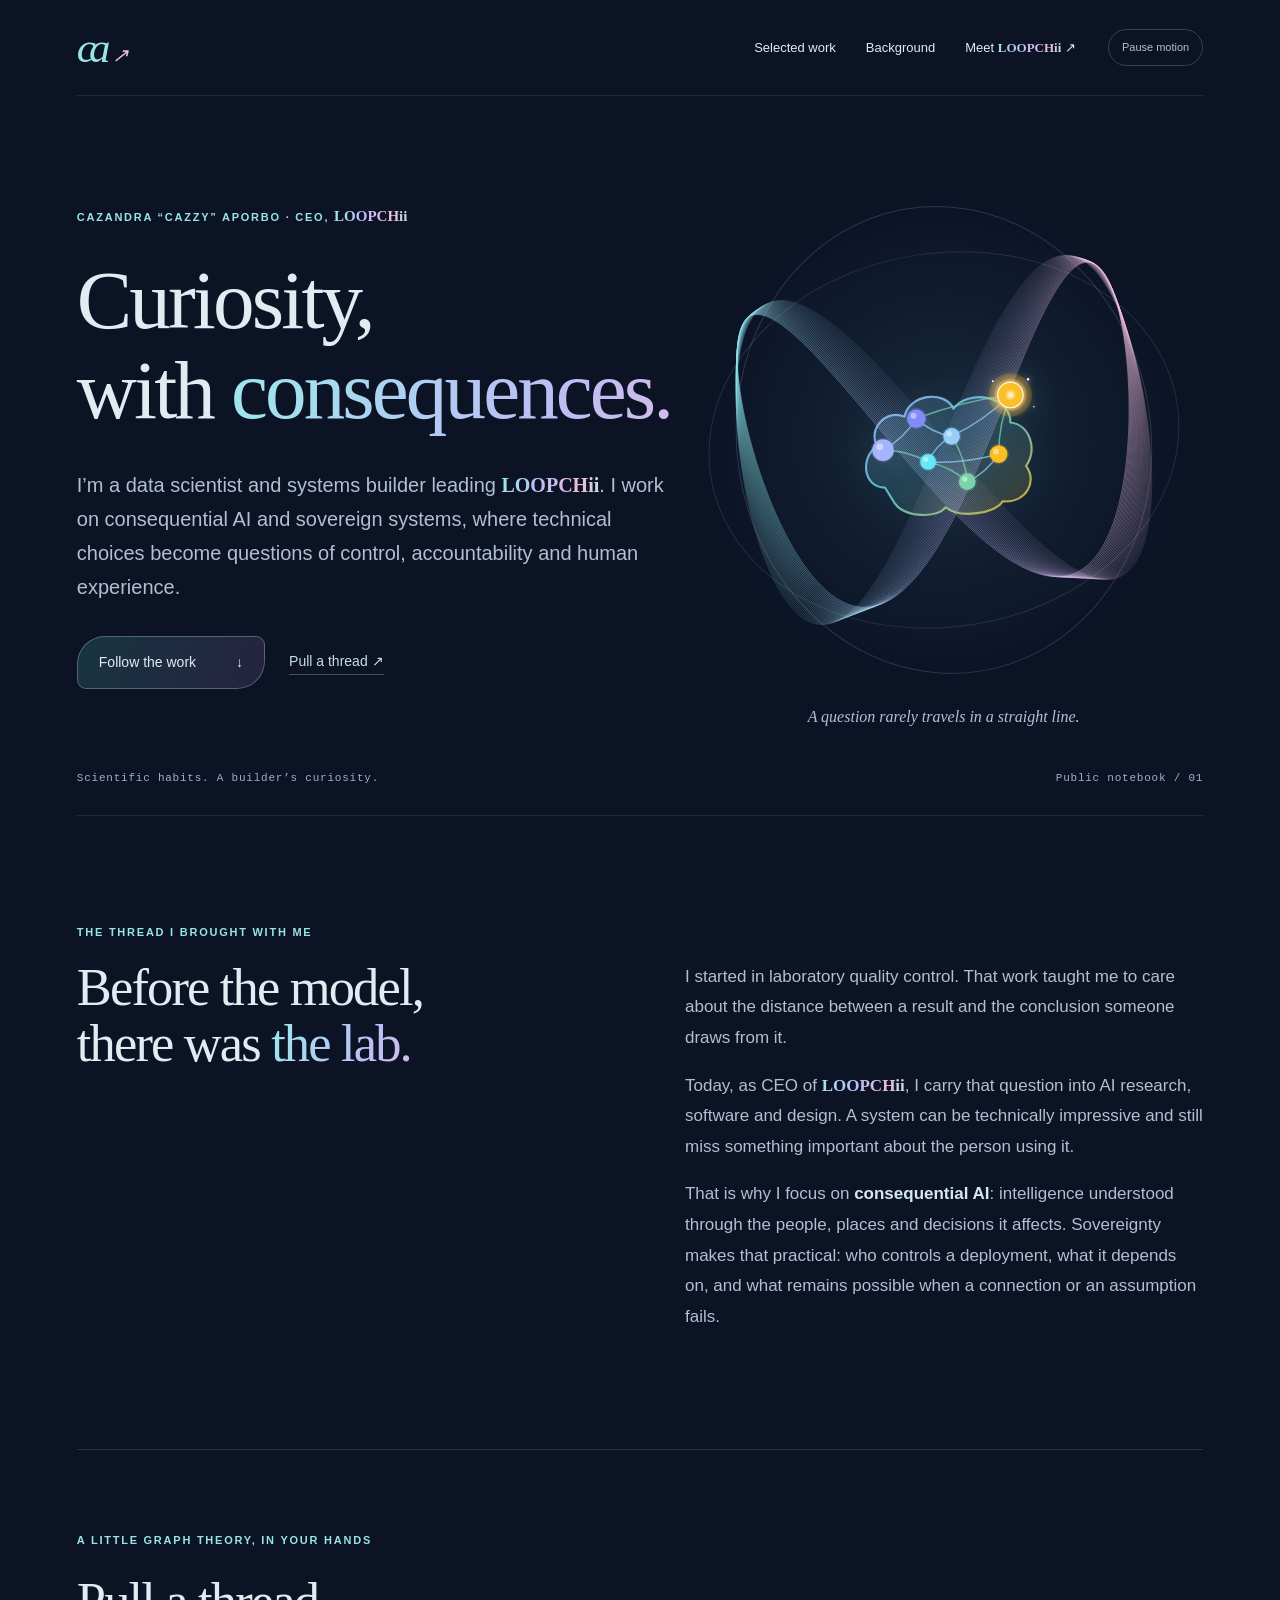
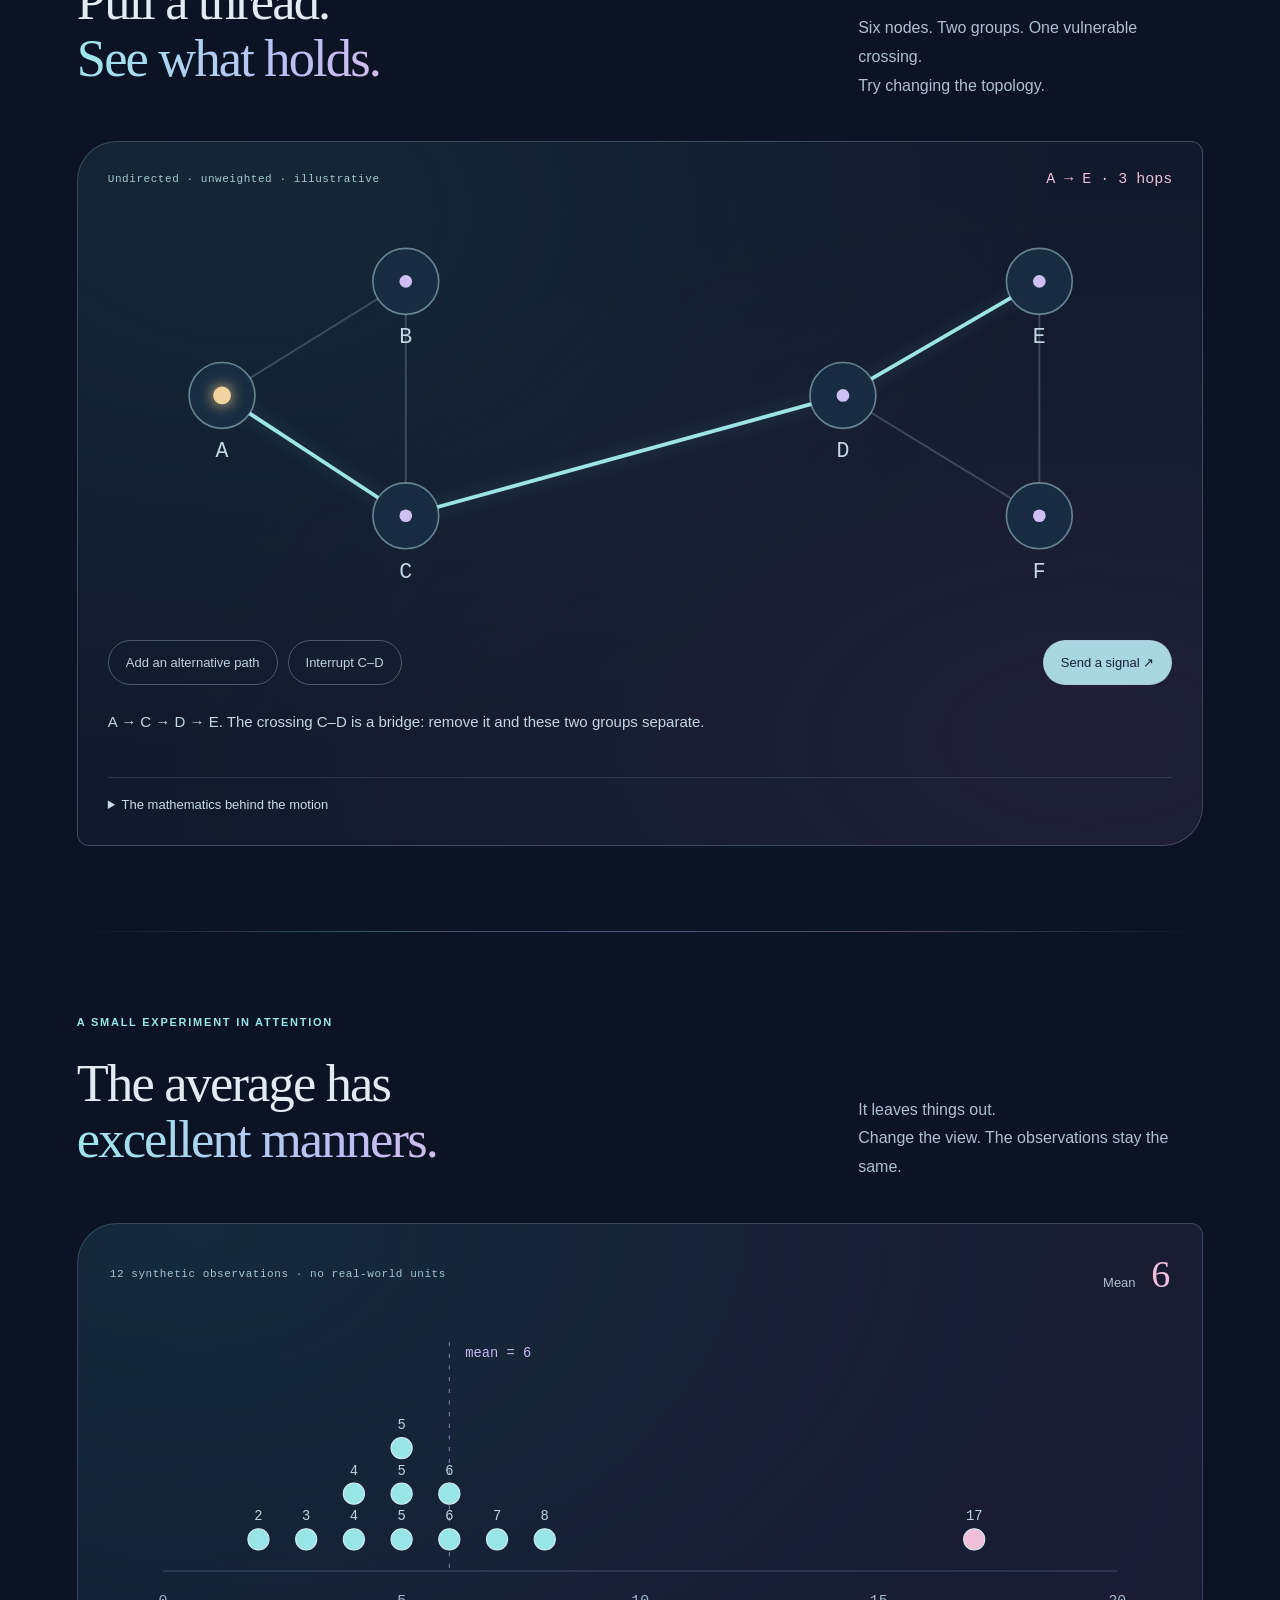
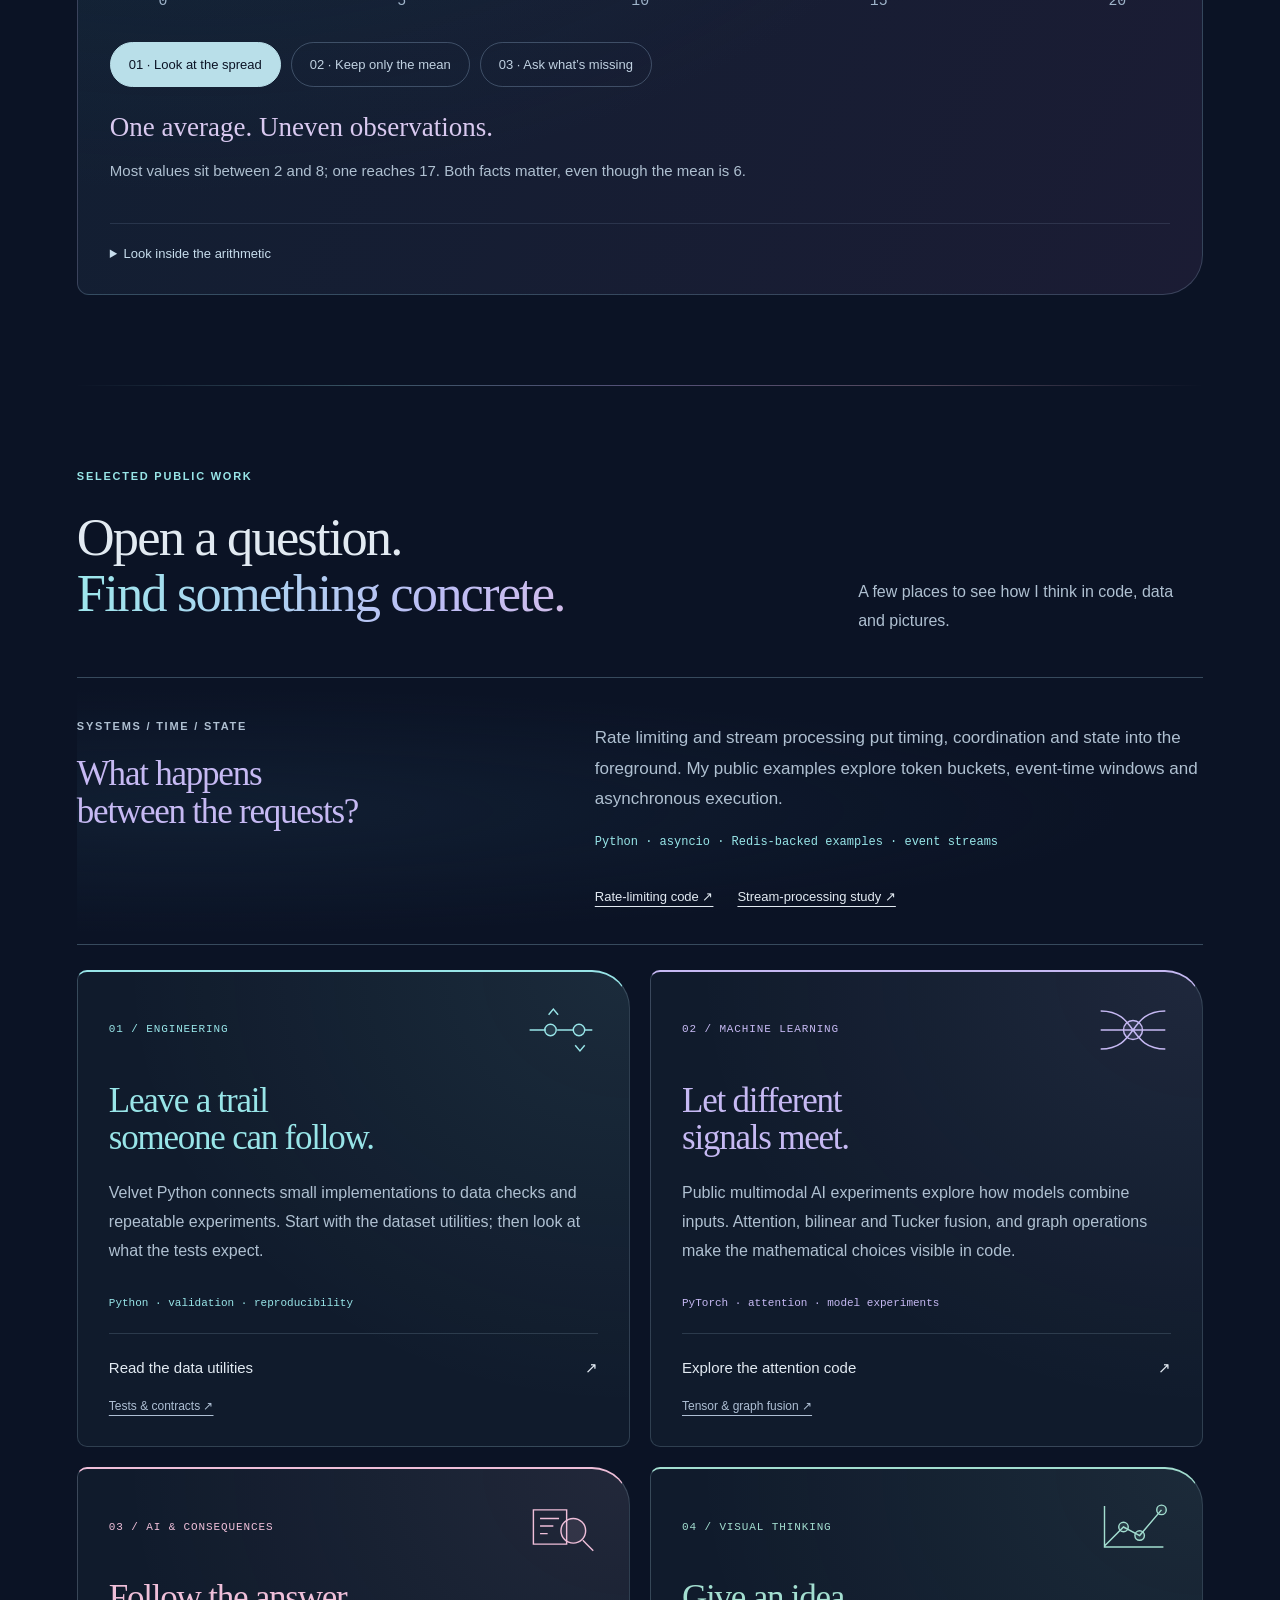
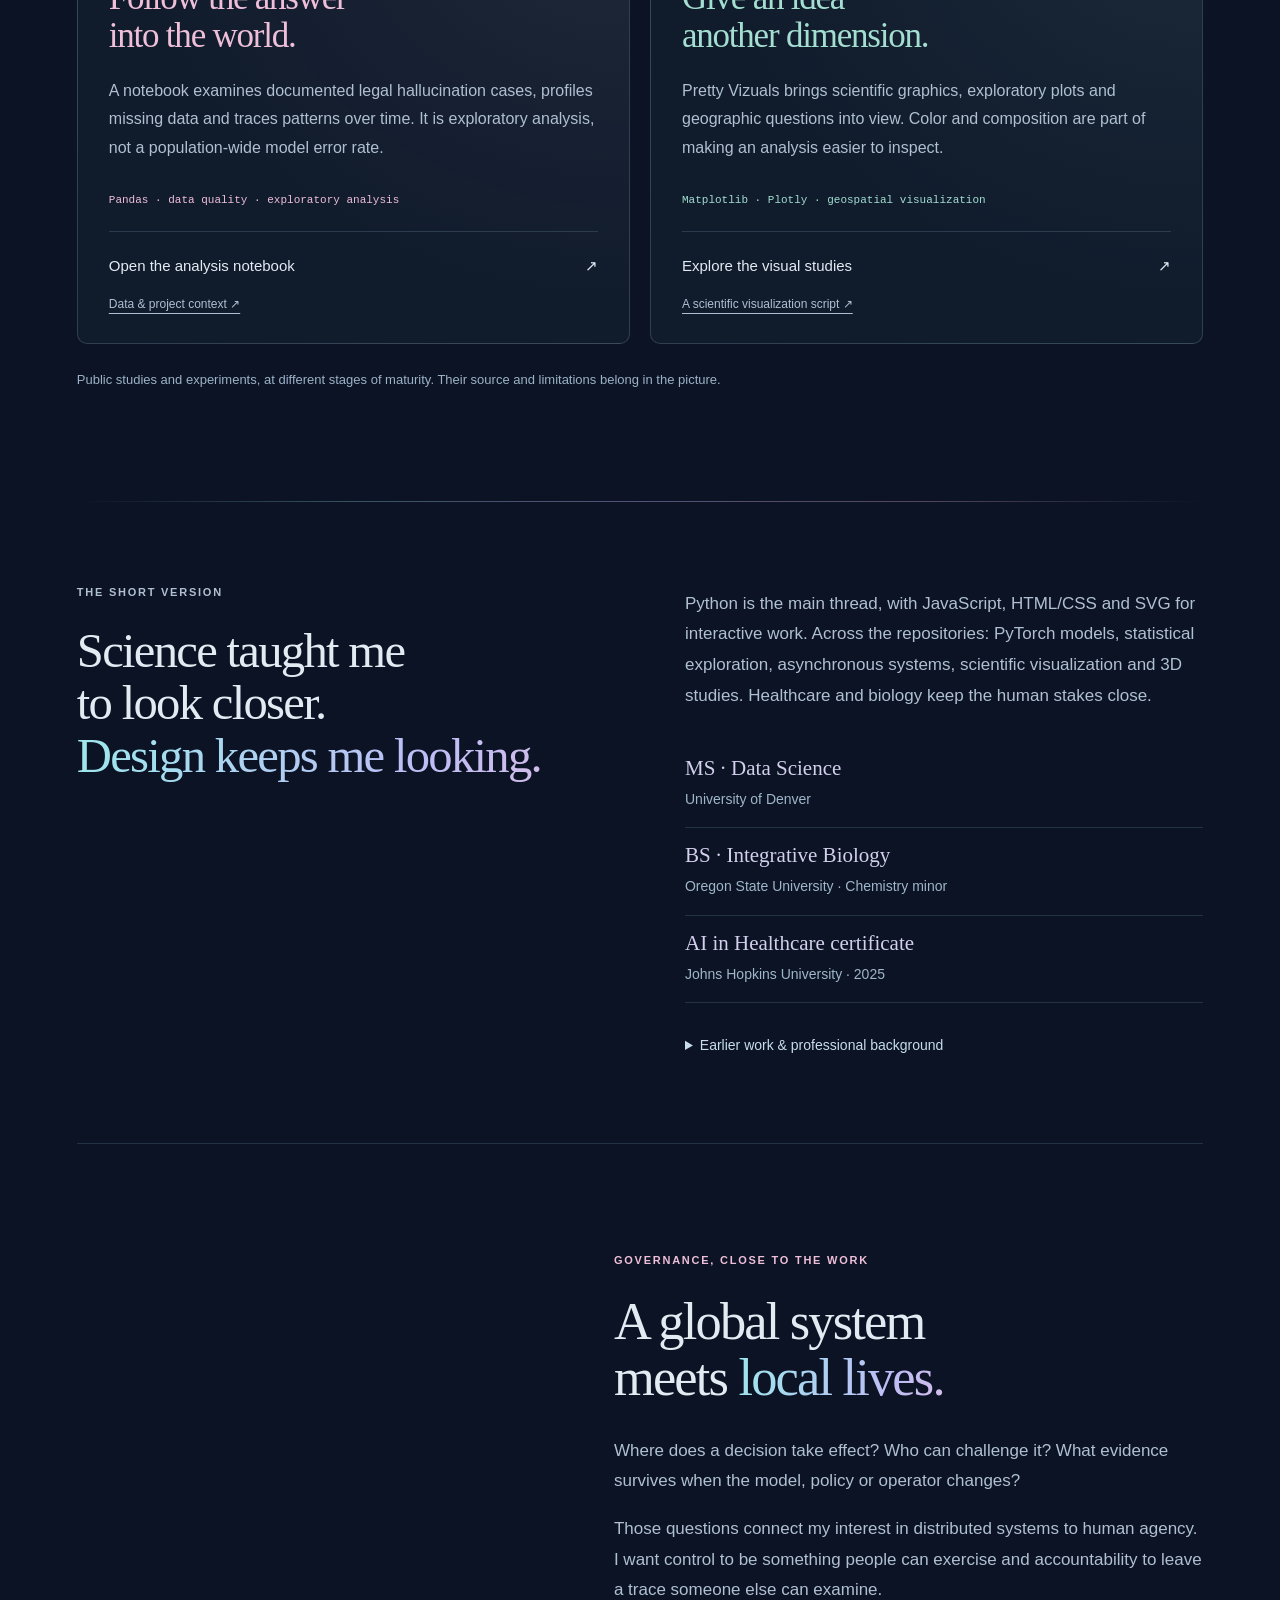
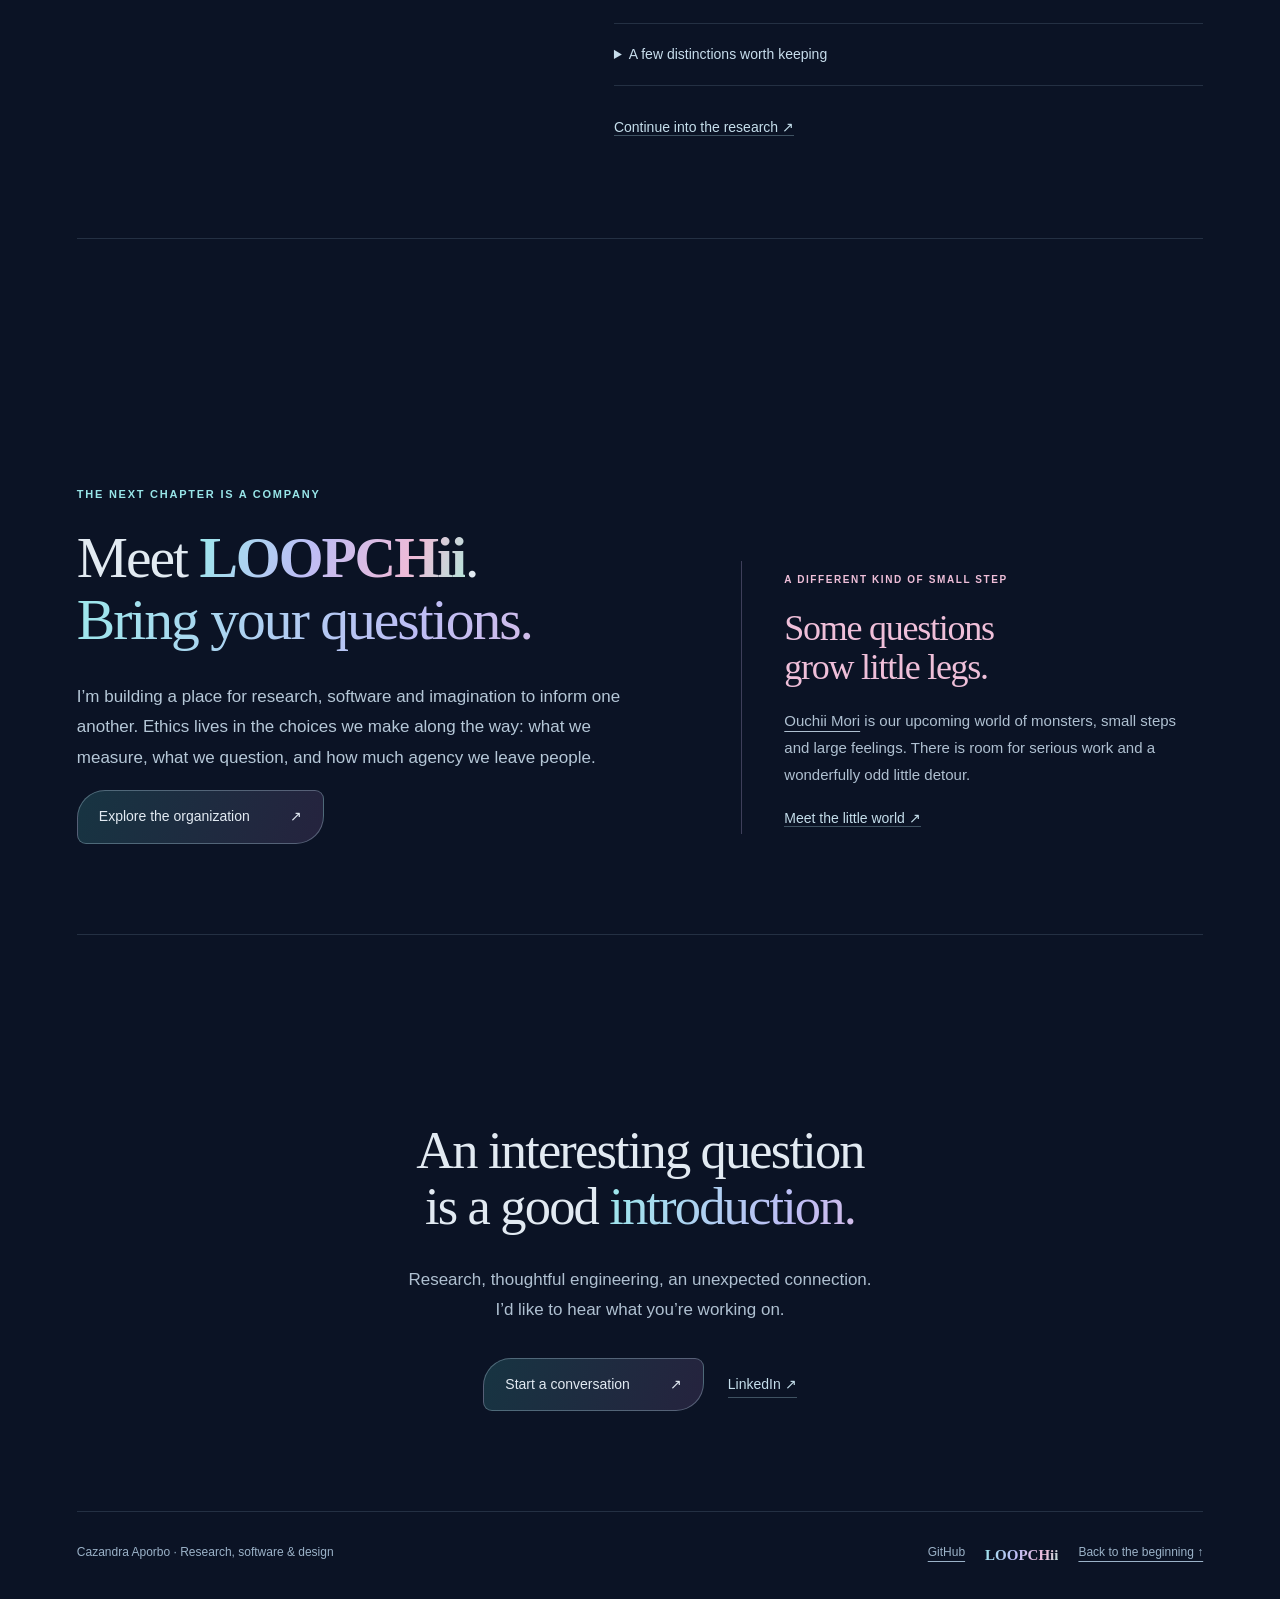
<file: docs/index.html>
<!doctype html>
<html lang="en">
<head>
<meta charset="utf-8"><meta name="viewport" content="width=device-width,initial-scale=1">
<title>Cazandra Aporbo · CEO, LOOPCHii | Sovereign AI, systems &amp; design</title>
<meta name="description" content="Cazandra Aporbo, CEO of LOOPCHii. Public work in data science, distributed systems and AI research, with interactive studies in graphs, governance and design.">
<link rel="canonical" href="https://cazzy-aporbo.github.io/Cazzy-Aporbo/">
<link rel="icon" href="assets/loopchii-cloud-icon-v7.svg" type="image/svg+xml"><link rel="icon" href="assets/favicon.png" type="image/png" sizes="96x96">
<meta name="theme-color" content="#0b1325">
<meta property="og:type" content="website"><meta property="og:title" content="Cazandra Aporbo · Curiosity, with consequences."><meta property="og:description" content="CEO, LOOPCHii. Selected work in research, software and design—and the questions that keep me building."><meta property="og:url" content="https://cazzy-aporbo.github.io/Cazzy-Aporbo/"><meta property="og:image" content="https://cazzy-aporbo.github.io/Cazzy-Aporbo/assets/cloud-river.png"><meta property="og:image:width" content="1983"><meta property="og:image:height" content="793"><meta property="og:image:alt" content="LOOPCHii cloud artwork in a luminous garden of cyan, lilac and rose.">
<meta name="twitter:card" content="summary_large_image"><meta name="twitter:title" content="Cazandra Aporbo · CEO, LOOPCHii"><meta name="twitter:description" content="Research, software and design. Explore the work and the questions behind it."><meta name="twitter:image" content="https://cazzy-aporbo.github.io/Cazzy-Aporbo/assets/cloud-river.png"><meta name="twitter:image:alt" content="LOOPCHii cloud artwork and luminous botanical forms.">
<meta name="referrer" content="strict-origin-when-cross-origin">
<meta http-equiv="Content-Security-Policy" content="default-src 'none'; img-src 'self'; style-src 'self'; script-src 'self'; base-uri 'none'; form-action 'none'; connect-src 'none'">
<link rel="stylesheet" href="styles.css"><script src="app.js" defer></script><script type="module" src="network.js"></script>
</head>
<body>
<a class="skip" href="#main">Skip to content</a>
<header class="wrap masthead"><a class="signature" href="#main" aria-label="Cazandra Aporbo, home">ca<span aria-hidden="true">↗</span></a><nav aria-label="Main"><a href="#work">Selected work</a><a href="#background">Background</a><a href="https://github.com/loopchii">Meet <span class="wordmark">LOOPCHii</span> ↗</a></nav><button class="motion" id="motion" hidden aria-pressed="false">Pause motion</button></header>
<main id="main">
<section class="hero wrap">
<div class="hero-copy"><p class="eyebrow">Cazandra “Cazzy” Aporbo · CEO, <span class="wordmark">LOOPCHii</span></p><h1>Curiosity,<br>with <em>consequences.</em></h1><p class="intro">I’m a data scientist and systems builder leading <span class="wordmark">LOOPCHii</span>. I work on consequential AI and sovereign systems, where technical choices become questions of control, accountability and human experience.</p><div class="actions"><a class="button" href="#work">Follow the work <span>↓</span></a><a class="quiet-link" href="#network">Pull a thread ↗</a></div></div>
<div class="hero-art" aria-hidden="true"><svg class="ribbon-field" viewBox="0 0 600 600"><defs><linearGradient id="ribbon-ink"><stop stop-color="#89e5e8"/><stop offset=".5" stop-color="#bdb2f5"/><stop offset="1" stop-color="#f0bcdc"/></linearGradient></defs><g class="ribbon-trails"></g><ellipse cx="300" cy="300" rx="245" ry="194" fill="none" stroke="#aacbdd25"/><ellipse cx="300" cy="300" rx="215" ry="243" fill="none" stroke="#ccb6ed30"/></svg><img class="hero-cloud" src="assets/loopchii-cloud-icon-v7.svg" width="200" height="200" alt=""><span class="art-note">A question rarely travels in a straight line.</span></div>
<div class="hero-foot"><span>Scientific habits. A builder’s curiosity.</span><span>Public notebook / 01</span></div>
</section>
<section class="origin wrap" aria-labelledby="origin-title"><p class="eyebrow">The thread I brought with me</p><div class="split"><h2 id="origin-title">Before the model,<br>there was <em>the lab.</em></h2><div><p>I started in laboratory quality control. That work taught me to care about the distance between a result and the conclusion someone draws from it.</p><p>Today, as CEO of <span class="wordmark">LOOPCHii</span>, I carry that question into AI research, software and design. A system can be technically impressive and still miss something important about the person using it.</p><p>That is why I focus on <strong>consequential AI</strong>: intelligence understood through the people, places and decisions it affects. Sovereignty makes that practical: who controls a deployment, what it depends on, and what remains possible when a connection or an assumption fails.</p></div></div></section>
<section class="network wrap" id="network" aria-labelledby="network-title">
<div class="section-heading"><div><p class="eyebrow">A little graph theory, in your hands</p><h2 id="network-title">Pull a thread.<br><em>See what holds.</em></h2></div><p>Six nodes. Two groups. One vulnerable crossing.<br>Try changing the topology.</p></div>
<div class="network-board"><div class="network-top"><span class="mono">Undirected · unweighted · illustrative</span><span id="network-state">A → E · 3 hops</span></div>
<svg id="network-svg" viewBox="0 0 840 340" role="img" aria-labelledby="network-desc"><title id="network-desc">A six-node graph with a path from A to E through C and D.</title><g id="graph-edges"></g><path id="graph-route" fill="none"/><g id="graph-nodes"></g><circle id="graph-packet" r="7" cx="90" cy="155"/></svg>
<div class="network-controls"><button id="alternate" aria-pressed="false" disabled>Add an alternative path</button><button id="interrupt" aria-pressed="false" disabled>Interrupt C–D</button><button id="send-signal" disabled>Send a signal ↗</button></div>
<p class="network-reading" id="network-reading" aria-live="polite">A → C → D → E. The crossing C–D is a bridge: remove it and these two groups separate.</p><details><summary>The mathematics behind the motion</summary><p>The route is calculated with breadth-first search on an unweighted graph. Adding B–F creates an alternative crossing. Removing C–D then leaves a path through B and F. This shows reachability, not latency, capacity, security or fault tolerance in a deployed system.</p><a href="https://github.com/Cazzy-Aporbo/Cazzy-Aporbo/blob/main/docs/network.js">Inspect the graph implementation ↗</a></details>
<noscript><p>A–B–C and D–E–F form two triangles joined by C–D. Without that bridge, A cannot reach E. JavaScript enables the experiment.</p></noscript></div></section>
<section class="experiment wrap" id="experiment" aria-labelledby="experiment-title">
<div class="section-heading"><div><p class="eyebrow">A small experiment in attention</p><h2 id="experiment-title">The average has<br><em>excellent manners.</em></h2></div><p>It leaves things out.<br>Change the view. The observations stay the same.</p></div>
<div class="instrument">
<div class="instrument-top"><span class="mono">12 synthetic observations · no real-world units</span><span class="mean-label">Mean <strong id="mean-value">6</strong></span></div>
<div class="chart-wrap"><svg id="sample-chart" viewBox="0 0 1000 300" role="img" aria-labelledby="chart-title chart-desc"><title id="chart-title">Twelve example values on a zero to twenty scale</title><desc id="chart-desc">The values are 2, 3, 4, 4, 5, 5, 5, 6, 6, 7, 8 and 17. Their mean is 6.</desc><g class="axis"><path d="M50 250H950"/><text x="50" y="282">0</text><text x="275" y="282">5</text><text x="500" y="282">10</text><text x="725" y="282">15</text><text x="950" y="282">20</text></g><path class="mean-line" d="M320 34V250"/><text class="mean-caption" x="335" y="48">mean = 6</text><g id="sample-points"></g></svg></div>
<div class="instrument-controls" role="group" aria-label="Choose a view"><button data-view="distribution" aria-pressed="true" disabled>01 · Look at the spread</button><button data-view="mean" aria-pressed="false" disabled>02 · Keep only the mean</button><button data-view="context" aria-pressed="false" disabled>03 · Ask what’s missing</button></div>
<div class="reading" aria-live="polite"><p id="reading-title">One average. Uneven observations.</p><p id="reading-copy">Most values sit between 2 and 8; one reaches 17. Both facts matter, even though the mean is 6.</p></div>
<noscript><p class="no-script">Values: 2, 3, 4, 4, 5, 5, 5, 6, 6, 7, 8, 17. Mean: 6. Enable JavaScript to rearrange the view.</p></noscript>
<details class="math"><summary>Look inside the arithmetic</summary><p><code>[2, 3, 4, 4, 5, 5, 5, 6, 6, 7, 8, 17]</code><br>72 ÷ 12 = 6. This is an illustration of information lost in aggregation, not a research finding or a model evaluation.</p><a href="https://github.com/Cazzy-Aporbo/Cazzy-Aporbo/blob/main/docs/app.js">Read this page’s interaction code ↗</a></details>
</div>
</section>
<section class="work wrap" id="work" aria-labelledby="work-title"><div class="section-heading"><div><p class="eyebrow">Selected public work</p><h2 id="work-title">Open a question.<br><em>Find something concrete.</em></h2></div><p>A few places to see how I think in code, data and pictures.</p></div>
<article class="systems-note"><div><p class="eyebrow">Systems / time / state</p><h3>What happens<br>between the requests?</h3></div><div><p>Rate limiting and stream processing put timing, coordination and state into the foreground. My public examples explore token buckets, event-time windows and asynchronous execution.</p><p class="skills">Python · asyncio · Redis-backed examples · event streams</p><div class="actions"><a href="https://github.com/Cazzy-Aporbo/Advanced_multi-modal-AI/blob/main/Advanced_/distributed-rate-limiter.py">Rate-limiting code ↗</a><a href="https://github.com/Cazzy-Aporbo/Advanced_multi-modal-AI/blob/main/Advanced_/stream-processing-engine.py">Stream-processing study ↗</a></div></div></article><div class="work-grid">
<article class="project cyan"><div class="project-top"><span>01 / ENGINEERING</span><svg viewBox="0 0 80 60" aria-hidden="true"><path d="M8 30h17m12 0h17m12 0h8"/><circle cx="30" cy="30" r="6"/><circle cx="60" cy="30" r="6"/><path d="m28 14 5-6 5 6m18 32 5 6 5-6"/></svg></div><h3>Leave a trail<br>someone can follow.</h3><p>Velvet Python connects small implementations to data checks and repeatable experiments. Start with the dataset utilities; then look at what the tests expect.</p><p class="skills">Python · validation · reproducibility</p><a class="project-link" href="https://github.com/Cazzy-Aporbo/velvet-python/blob/main/src/data_utils.py">Read the data utilities <span>↗</span></a><a class="secondary" href="https://github.com/Cazzy-Aporbo/velvet-python/tree/main/tests">Tests &amp; contracts ↗</a></article>
<article class="lilac project"><div class="project-top"><span>02 / MACHINE LEARNING</span><svg viewBox="0 0 80 60" aria-hidden="true"><path d="M6 10C45 10 35 50 74 50M6 50C45 50 35 10 74 10M6 30h68"/><circle cx="40" cy="30" r="10"/></svg></div><h3>Let different<br>signals meet.</h3><p>Public multimodal AI experiments explore how models combine inputs. Attention, bilinear and Tucker fusion, and graph operations make the mathematical choices visible in code.</p><p class="skills">PyTorch · attention · model experiments</p><a class="project-link" href="https://github.com/Cazzy-Aporbo/Advanced_multi-modal-AI/blob/main/core/attention_mechanisms.py">Explore the attention code <span>↗</span></a><a class="secondary" href="https://github.com/Cazzy-Aporbo/Advanced_multi-modal-AI/blob/main/fusion_strategies.py">Tensor &amp; graph fusion ↗</a></article>
<article class="rose project"><div class="project-top"><span>03 / AI &amp; CONSEQUENCES</span><svg viewBox="0 0 80 60" aria-hidden="true"><path d="M12 12h35v36H12zM19 21h20m-20 8h14m-14 8h8"/><circle cx="54" cy="34" r="13"/><path d="m64 44 11 11"/></svg></div><h3>Follow the answer<br>into the world.</h3><p>A notebook examines documented legal hallucination cases, profiles missing data and traces patterns over time. It is exploratory analysis, not a population-wide model error rate.</p><p class="skills">Pandas · data quality · exploratory analysis</p><a class="project-link" href="https://github.com/Cazzy-Aporbo/AI-hallucination-analysis/blob/main/ai_hallucinate.ipynb">Open the analysis notebook <span>↗</span></a><a class="secondary" href="https://github.com/Cazzy-Aporbo/AI-hallucination-analysis">Data &amp; project context ↗</a></article>
<article class="mint project"><div class="project-top"><span>04 / VISUAL THINKING</span><svg viewBox="0 0 80 60" aria-hidden="true"><path d="M10 8v43h62M10 50l20-20 17 9 23-27"/><circle cx="30" cy="30" r="5"/><circle cx="47" cy="39" r="5"/><circle cx="70" cy="12" r="5"/></svg></div><h3>Give an idea<br>another dimension.</h3><p>Pretty Vizuals brings scientific graphics, exploratory plots and geographic questions into view. Color and composition are part of making an analysis easier to inspect.</p><p class="skills">Matplotlib · Plotly · geospatial visualization</p><a class="project-link" href="https://github.com/Cazzy-Aporbo/pretty-vizuals">Explore the visual studies <span>↗</span></a><a class="secondary" href="https://github.com/Cazzy-Aporbo/pretty-vizuals/blob/master/advanced_periodic_visuals.py">A scientific visualization script ↗</a></article>
</div><p class="scope">Public studies and experiments, at different stages of maturity. Their source and limitations belong in the picture.</p></section>
<section class="background wrap" id="background"><div><p class="eyebrow">The short version</p><h2>Science taught me<br>to look closer.<br><em>Design keeps me looking.</em></h2></div><div><p>Python is the main thread, with JavaScript, HTML/CSS and SVG for interactive work. Across the repositories: PyTorch models, statistical exploration, asynchronous systems, scientific visualization and 3D studies. Healthcare and biology keep the human stakes close.</p><dl><div><dt>MS · Data Science</dt><dd>University of Denver</dd></div><div><dt>BS · Integrative Biology</dt><dd>Oregon State University · Chemistry minor</dd></div><div><dt>AI in Healthcare certificate</dt><dd>Johns Hopkins University · 2025</dd></div></dl><details><summary>Earlier work &amp; professional background</summary><p>My earlier work spans laboratory quality control and data science leadership. I now lead <span class="wordmark">LOOPCHii</span>, bringing those scientific habits into the company’s research, software and design.</p><a href="https://www.linkedin.com/in/cazandra-aporbo">Continue on LinkedIn ↗</a><p>Oscar Humberto Montemayor Award · Oregon State University · 2022.</p></details></div></section>
<section class="governance wrap" id="governance"><div class="governance-art"><img src="assets/cloud-garden.png" alt="" loading="lazy" width="1254" height="1254"></div><div><p class="eyebrow">Governance, close to the work</p><h2>A global system<br>meets <em>local lives.</em></h2><p>Where does a decision take effect? Who can challenge it? What evidence survives when the model, policy or operator changes?</p><p>Those questions connect my interest in distributed systems to human agency. I want control to be something people can exercise and accountability to leave a trace someone else can examine.</p><details><summary>A few distinctions worth keeping</summary><p>A voluntary risk framework, a legal obligation and an engineering control do different jobs. I keep jurisdiction, use case and the people affected in view before treating one as evidence for another.</p><p><a href="https://www.nist.gov/itl/ai-risk-management-framework">NIST AI RMF</a> offers a risk-management framework; the <a href="https://www.oecd.org/en/topics/sub-issues/ai-principles.html">OECD AI Principles</a> provide an international policy reference. These are starting points for inquiry, not certifications of this work.</p></details><a class="quiet-link" href="https://www.loopchii.com/governance/">Continue into the research ↗</a></div></section>
<section class="next wrap" id="loopchii"><img src="assets/cloud-river.png" alt="" width="1983" height="793" loading="lazy"><div class="next-copy"><p class="eyebrow">The next chapter is a company</p><h2>Meet <span class="wordmark">LOOPCHii</span>.<br><em>Bring your questions.</em></h2><p>I’m building a place for research, software and imagination to inform one another. Ethics lives in the choices we make along the way: what we measure, what we question, and how much agency we leave people.</p><a class="button" href="https://github.com/loopchii">Explore the organization <span>↗</span></a></div><div class="play-note"><p class="eyebrow">A different kind of small step</p><h3>Some questions<br>grow little legs.</h3><p><a href="https://www.loopchii.games/">Ouchii Mori</a> is our upcoming world of monsters, small steps and large feelings. There is room for serious work and a wonderfully odd little detour.</p><a class="quiet-link" href="https://www.loopchii.games/">Meet the little world ↗</a></div></section>
<section class="contact wrap"><img class="contact-river" src="assets/ideas-river.png" alt="" width="1983" height="793" loading="lazy"><h2>An interesting question<br>is a good <em>introduction.</em></h2><p>Research, thoughtful engineering, an unexpected connection.<br>I’d like to hear what you’re working on.</p><div class="actions"><a class="button" href="https://www.loopchii.com/contact/">Start a conversation <span>↗</span></a><a class="quiet-link" href="https://www.linkedin.com/in/cazandra-aporbo">LinkedIn ↗</a></div></section>
</main><footer class="wrap"><span>Cazandra Aporbo · Research, software &amp; design</span><nav aria-label="Footer"><a href="https://github.com/Cazzy-Aporbo">GitHub</a><a href="https://www.loopchii.com/" class="wordmark">LOOPCHii</a><a href="#main">Back to the beginning ↑</a></nav></footer>
</body></html>
</file>
<file: docs/styles.css>
:root{--bg:#0b1325;--fg:#e2eaf2;--muted:#afc0d1;--cyan:#98e5e8;--lilac:#c6b9f3;--rose:#efbfd9;--mint:#a3ded0;--holo:linear-gradient(110deg,#9ce8ec,#bdbdf5 42%,#efbbd8 78%,#b4e5da)}
*{box-sizing:border-box}html{scroll-behavior:smooth;scroll-padding-top:3rem}body{margin:0;background:var(--bg);color:var(--fg);font:17px/1.8 -apple-system,BlinkMacSystemFont,"Segoe UI",sans-serif}::selection{background:#bdbdf5;color:#0b1325}a{color:inherit;text-underline-offset:5px}button{font:inherit;cursor:pointer}button[hidden]{display:none}a:focus-visible,button:focus-visible,summary:focus-visible{outline:2px solid var(--cyan);outline-offset:6px}button:disabled{cursor:default}img{max-width:100%;height:auto}.wrap{width:min(1240px,88%);margin-inline:auto}.wordmark{font-family:Georgia,serif;font-weight:bold;white-space:nowrap;background:var(--holo);color:transparent;background-clip:text;-webkit-background-clip:text}.skip{position:absolute;z-index:20;top:-100px;left:20px;background:var(--cyan);color:#0b1325;padding:8px 20px}.skip:focus{top:10px}.masthead{display:flex;align-items:center;gap:32px;padding-block:23px;border-bottom:1px solid #a8c3dc22}.signature{font:italic 43px Georgia,serif;text-decoration:none;letter-spacing:-7px;color:var(--cyan);padding-right:12px}.signature span{font-size:20px;letter-spacing:0;color:var(--rose);margin-left:9px}.masthead nav{display:flex;gap:30px;font-size:13px;margin-left:auto}.masthead nav a{text-decoration:none}.motion{color:var(--muted);background:none;border:1px solid #8fa5c54d;border-radius:30px;padding:8px 13px;font-size:11px}.hero{position:relative;display:grid;grid-template-columns:1.3fr 1fr;align-items:center;min-height:720px;padding-top:55px}.hero-copy{z-index:1}.eyebrow{text-transform:uppercase;font-size:11px;letter-spacing:.16em;color:var(--cyan);font-weight:600}.eyebrow .wordmark{text-transform:none;font-size:15px;letter-spacing:0}h1,h2,h3{font-family:Georgia,"Times New Roman",serif;font-weight:400;line-height:1.08;letter-spacing:-.035em}h1{font-size:clamp(58px,6.5vw,94px);margin:26px 0 32px}h1 em,h2 em{font-style:normal;background:var(--holo);background-size:180% 100%;color:transparent;background-clip:text;-webkit-background-clip:text;animation:ink 22s ease-in-out infinite}h2{font-size:clamp(39px,4.1vw,60px);margin:22px 0 30px}h3{font-size:35px}.intro{max-width:600px;color:var(--muted);font-size:20px;line-height:1.7}.actions{display:flex;align-items:center;gap:24px;flex-wrap:wrap;margin-top:32px}.button{display:inline-flex;align-items:center;justify-content:space-between;gap:40px;border:1px solid #aecadc5c;border-radius:28px 9px 28px 9px;padding:13px 21px;text-decoration:none;background:linear-gradient(110deg,#173442,#25233e);font-size:14px;transition:transform .25s,border-color .25s}.button:hover{transform:translateY(-3px);border-color:var(--cyan)}.quiet-link{color:#c5deeb;text-decoration:none;border-bottom:1px solid #a7cfdb55;font-size:14px}.quiet-link:hover{color:var(--rose)}.hero-art{position:relative;aspect-ratio:1;width:118%;margin-left:-12%;isolation:isolate}.hero-art:before{content:"";position:absolute;inset:6%;border-radius:50%;background:radial-gradient(ellipse,#284b5d66,transparent 68%);z-index:-1}.ribbon-field{position:absolute;inset:0;width:100%;height:100%;transform:rotate(-9deg)}.ribbon-trails{transform-origin:300px 300px;animation:turn 45s linear infinite}.hero-cloud{position:absolute;top:50%;left:50%;width:34%;transform:translate(-50%,-50%);filter:drop-shadow(0 0 20px #a4d7ef35);animation:float 9s ease-in-out infinite}.art-note{position:absolute;bottom:0;left:0;right:0;text-align:center;font:italic 16px/1.6 Georgia,serif;color:#b5bfdc}.hero-foot{grid-column:1/-1;display:flex;justify-content:space-between;gap:16px;width:100%;padding:40px 0 28px;border-bottom:1px solid #a8c3dc22;font:11px/1.5 monospace;color:#98b3cb;letter-spacing:.07em}.origin{padding-block:96px 100px}.split,.background{display:grid;grid-template-columns:1fr 1fr;gap:90px}.split h2{margin-top:5px}.split p:first-child{margin-top:8px}.split p,.background p{color:var(--muted)}strong{color:#d5e8ee;font-weight:600}.section-heading{display:flex;align-items:end;justify-content:space-between;gap:50px;margin-bottom:25px}.section-heading>p{max-width:345px;color:var(--muted);font-size:16px}.experiment,.work,.background{border-top:1px solid;border-image:linear-gradient(90deg,transparent,#95d6e253,#c4aef366,#edbbd44f,transparent) 1;padding-top:70px}.experiment{padding-bottom:90px}.instrument{border:1px solid #a5c4de3b;border-radius:40px 12px 40px 12px;background:radial-gradient(ellipse at 10% 0,#1b45534a,transparent 60%),linear-gradient(115deg,#111f32,#1b1c34);padding:28px 32px}.instrument-top{display:flex;align-items:center;justify-content:space-between;gap:15px}.mono{font:11px/1.7 monospace;color:#a5c7d5;letter-spacing:.05em}.mean-label{color:var(--muted);font-size:13px;white-space:nowrap}.mean-label strong{font:38px Georgia,serif;color:var(--rose);margin-left:12px}.chart-wrap{margin-top:10px}.chart-wrap svg{display:block;width:100%;height:auto;overflow:visible}.axis path{stroke:#99b7cc50;fill:none}.axis text{fill:#a0b5cb;font:14px monospace;text-anchor:middle}.mean-line{stroke:var(--lilac);stroke-dasharray:4 7;opacity:.6}.mean-caption{fill:var(--lilac);font:13px monospace}.observation{fill:var(--cyan);stroke:#d2edf4;stroke-width:1;transition:cx 1s cubic-bezier(.2,.7,.2,1),cy 1s cubic-bezier(.2,.7,.2,1),fill .6s}.observation.outlier{fill:var(--rose)}.value-label{fill:#bed4e2;font:13px monospace;text-anchor:middle;transition:opacity .3s}.instrument-controls{display:flex;flex-wrap:wrap;gap:10px;margin-top:18px}.instrument-controls button{background:transparent;color:#c1d2e2;border:1px solid #839cba60;border-radius:24px;padding:10px 18px;font-size:13px}.instrument-controls button[aria-pressed=true]{color:#0b1325;background:#b9dfe9;border-color:#b9dfe9}.reading{min-height:136px;padding-block:22px 8px}.reading p:first-child{font:27px/1.4 Georgia,serif;color:#d9c9f0;margin:0 0 10px}.reading p:last-child{color:var(--muted);font-size:15px;max-width:850px;margin:0}.math{border-top:1px solid #91abc62a;padding-top:18px;font-size:13px;color:var(--muted)}summary{cursor:pointer;color:#c7ddec}details p{line-height:1.8}code{font-size:13px;overflow-wrap:anywhere}.work{padding-bottom:85px}.work-grid{display:grid;grid-template-columns:repeat(2,1fr);gap:20px}.project{--accent:var(--cyan);border:1px solid #a1bed338;border-top:2px solid var(--accent);border-radius:10px 38px 10px 10px;background:radial-gradient(ellipse at 100% 0,color-mix(in srgb,var(--accent) 8%,transparent),transparent 65%),#101b2c;padding:28px 31px;display:flex;flex-direction:column;position:relative;transition:transform .35s,border-color .35s}.lilac{--accent:var(--lilac)}.rose{--accent:var(--rose)}.mint{--accent:var(--mint)}.project:hover{transform:translateY(-4px);border-color:color-mix(in srgb,var(--accent) 70%,transparent)}.project-top{display:flex;align-items:center;justify-content:space-between;gap:20px;font:11px/1.5 monospace;color:var(--accent);letter-spacing:.08em}.project-top svg{width:76px;height:60px;stroke:var(--accent);stroke-width:1.5;fill:none}.project-top svg circle{fill:color-mix(in srgb,var(--accent) 10%,transparent)}.project h3{color:var(--accent);margin:22px 0}.project p{color:var(--muted);font-size:16px;margin:0 0 20px}.project .skills{font:11px/1.8 monospace;color:var(--accent);margin-top:auto;padding-top:8px}.project-link{display:flex;justify-content:space-between;gap:12px;font-size:15px;text-decoration:none;padding-top:20px;border-top:1px solid #a1bed330}.secondary{font-size:12px;color:#aebfd4;margin-top:15px;width:fit-content}.scope{font-size:13px;color:#9cb2c7;margin:24px 0}.background{padding-bottom:85px;align-items:start}.background h2{font-size:clamp(36px,3.8vw,54px)}.background dl{margin-block:30px}.background dl>div{padding:15px 0;border-bottom:1px solid #a1bed32b}.background dt{color:#d3cfed;font:21px Georgia,serif}.background dd{margin:6px 0 0;color:#9fb6c9;font-size:14px}.background details{font-size:14px}.next{position:relative;isolation:isolate;padding-block:235px 90px;display:grid;grid-template-columns:1.1fr .9fr;gap:100px;border-top:1px solid #a1bed32b}.next>img{position:absolute;z-index:-1;width:100%;top:0;left:0;opacity:.8;mask-image:radial-gradient(ellipse at 50% 45%,#000 25%,transparent 72%);transform:rotate(-4deg);animation:river 20s ease-in-out infinite}.next h2{font-size:clamp(43px,4.5vw,65px)}.next-copy>p:not(.eyebrow){color:#b5c7d7}.play-note{border-left:1px solid #ccb6ed44;padding-left:42px;align-self:end;margin-bottom:10px}.play-note h3{font-size:36px;color:var(--rose);margin-block:20px}.play-note p{color:var(--muted);font-size:15px}.play-note .eyebrow{color:var(--rose);font-size:10px}.contact{text-align:center;padding-block:85px 100px;border-top:1px solid #a1bed32b}.contact p{color:var(--muted)}.contact .actions{justify-content:center}footer{display:flex;justify-content:space-between;gap:25px;border-top:1px solid #a1bed32b;padding-block:30px;font-size:12px;color:#9bb2c8}footer nav{display:flex;gap:20px}footer nav .wordmark{font-size:15px}body.paused *,body.paused *:before,body.paused *:after{animation-play-state:paused!important;transition:none!important}html.paused{scroll-behavior:auto}.no-script{color:var(--muted);font-size:14px}@keyframes turn{to{transform:rotate(360deg)}}@keyframes float{50%{transform:translate(-50%,-55%) rotate(5deg)}}@keyframes ink{50%{background-position:100% 50%}}@keyframes river{50%{transform:translateY(-12px) rotate(-2deg)}}
@media(max-width:1000px){.hero{min-height:650px}.hero-art{width:115%;margin-left:-15%}.hero .actions{gap:20px}.hero .quiet-link{font-size:12px}.split,.background{gap:40px}.next{gap:45px}.masthead nav{gap:20px}.hero h1{font-size:66px}.intro{font-size:18px}}
@media(max-width:760px){.masthead{gap:15px;flex-wrap:wrap}.masthead nav{order:3;width:100%;justify-content:space-between;margin:0;gap:12px;font-size:12px}.motion{margin-left:auto}.hero{grid-template-columns:1fr;padding-top:42px;min-height:0}.hero-art{width:min(440px,90%);margin:0 auto}.hero-copy{max-width:580px}.hero h1{font-size:clamp(54px,9vw,76px)}.hero-foot{font-size:10px;padding-top:28px}.hero-foot span{max-width:60%}.origin{padding-block:60px}.split,.background{grid-template-columns:1fr;gap:10px}.section-heading{display:block}.section-heading>p{max-width:100%}.work-grid{grid-template-columns:1fr}.experiment,.work,.background{padding-top:45px}.instrument{padding:20px 18px;border-radius:27px 9px}.instrument-controls{gap:8px}.instrument-controls button{font-size:12px;padding:10px 12px}.instrument-top .mono{max-width:65%;font-size:10px}.reading{min-height:182px}.reading p:first-child{font-size:24px}.reading p:last-child{font-size:14px}.math{font-size:12px}.project{padding:25px}.next{grid-template-columns:1fr;gap:35px;padding-top:160px}.next>img{top:20px}.next h2{font-size:48px}.play-note{padding-left:23px}.contact{padding-block:60px}.contact h2{font-size:42px}footer{flex-direction:column;padding-bottom:25px}footer nav{flex-wrap:wrap}.art-note{font-size:14px}.chart-wrap{margin-top:25px}.chart-wrap svg{min-height:130px}.eyebrow{line-height:1.7}.intro{font-size:18px}.origin h2{margin-top:15px}}
@media(prefers-reduced-motion:reduce){html{scroll-behavior:auto}*,*:before,*:after{animation:none!important;transition:none!important}}
@media(forced-colors:active){.wordmark,h1 em,h2 em{background:none;color:CanvasText}.project-top svg{stroke:CanvasText}.button{border:1px solid ButtonText}}
@media print{body{background:white;color:#111}header,.hero-art,.experiment,.next>img,.motion{display:none}p,.intro,.split p,.background p,.project p{color:#333!important}.wordmark,h1 em,h2 em{background:none;color:#335}.wrap{width:100%}h1{font-size:44px}.hero{display:block;min-height:0}.origin,.work,.background,.next,.contact{padding-block:25px}.project{break-inside:avoid;background:white}.project h3,.project-link{color:#222}.next{display:block}.play-note{margin-top:30px}footer{color:#333}}

.project:hover .project-top svg,.project:focus-within .project-top svg{animation:diagram-arrive .7s ease-out 1}@keyframes diagram-arrive{from{stroke-dasharray:9 10;stroke-dashoffset:40;transform:translateY(4px)}to{stroke-dasharray:9 0;stroke-dashoffset:0;transform:translateY(0)}}@media(prefers-reduced-motion:reduce){.project:hover .project-top svg,.project:focus-within .project-top svg{animation:none}}
.network{padding-block:70px 85px;border-top:1px solid #a1bed32b}.network-board{background:radial-gradient(ellipse at 15% 10%,#1e414e55,transparent 60%),radial-gradient(ellipse at 90% 85%,#4e315340,transparent 65%),#101a2c;border:1px solid #b5c1dc45;border-radius:40px 12px 40px 12px;padding:28px 30px}.network-top{display:flex;justify-content:space-between;gap:18px;align-items:center}#network-state{font:15px monospace;color:var(--rose)}#network-svg{display:block;width:100%;height:auto;margin-block:10px}.normal-edge{stroke:#a9bcd444;stroke-width:1.5;fill:none}.alternative-edge{stroke:var(--lilac);stroke-width:1.5;fill:none;stroke-dasharray:6 7}.interrupted-edge{stroke:#dc9bbd55;stroke-width:1.5;fill:none;stroke-dasharray:3 12}#graph-route{stroke:#9de4e6;stroke-width:3;stroke-linejoin:round;stroke-linecap:round;filter:drop-shadow(0 0 6px #7ddbdf40)}.node-halo{fill:#172c41;stroke:#b2d9e285;stroke-width:1.3}.node-core{fill:#cfbff2}.node-label{fill:#c4d7e4;font:17px monospace;text-anchor:middle}#graph-packet{fill:#f2d3a0;filter:drop-shadow(0 0 6px #f4cf85)}.network-controls{display:flex;gap:10px;flex-wrap:wrap}.network-controls button{padding:10px 17px;border-radius:24px;background:transparent;border:1px solid #a6bad263;color:#bfd2e4;font-size:13px}.network-controls button[aria-pressed=true]{background:#30304c;border-color:var(--lilac);color:#e2d2f4}.network-controls #send-signal{margin-left:auto;background:#a9d7df;color:#122238}.network-controls #send-signal:disabled{background:#17273a;color:#8392ac;border-color:#8392ac33}.network-reading{color:#c4d7e4;font-size:15px;min-height:54px;margin:23px 0 15px}.network-board details{border-top:1px solid #a1bed32b;padding-top:15px;font-size:13px;color:var(--muted)}.systems-note{display:grid;grid-template-columns:1fr 1.3fr;gap:50px;border-block:1px solid #a3cfe64a;padding-block:28px 35px;margin-bottom:25px;background:radial-gradient(ellipse at 10% 50%,#203d5545,transparent 65%)}.systems-note h3{color:var(--lilac);margin:18px 0 10px}.systems-note p{color:var(--muted)}.systems-note .skills{font:12px/1.8 monospace;color:var(--cyan)}.systems-note .actions{font-size:13px;gap:24px}.governance{display:grid;grid-template-columns:.9fr 1.1fr;gap:55px;align-items:center;border-top:1px solid #a1bed32b;padding-block:70px}.governance-art{position:relative;transform:rotate(-8deg)}.governance-art img{display:block;width:115%;max-width:none;margin-left:-7%;mask-image:radial-gradient(ellipse,#000 28%,transparent 69%)}.governance p{color:var(--muted)}.governance details{font-size:14px;border-block:1px solid #a1bed32b;padding:18px 0;margin-bottom:26px}.governance .eyebrow{color:var(--rose)}
@media(max-width:760px){.network{padding-block:45px}.network-board{padding:20px 18px;border-radius:28px 8px}.network-top{align-items:start}.network-top .mono{max-width:50%;font-size:9px}#network-state{font-size:11px}.network-controls{gap:8px}.network-controls button{font-size:12px;padding:10px 12px}.network-controls #send-signal{margin-left:0}.network-reading{font-size:14px;min-height:84px}.systems-note{grid-template-columns:1fr;gap:0;padding:23px 0}.systems-note .actions{margin-top:15px}.governance{grid-template-columns:1fr;gap:0;padding-block:40px}.governance-art{width:75%;max-width:350px;margin:auto}.governance-art img{width:100%;margin:0}.governance h2{margin-top:10px}.governance p{font-size:16px}}
.contact{position:relative;isolation:isolate;padding-top:165px}.contact-river{position:absolute;z-index:-1;top:0;left:0;width:100%;opacity:.3;mask-image:radial-gradient(ellipse at 55% 35%,#000 10%,transparent 65%);pointer-events:none}.contact h2{position:relative}@media(max-width:760px){.contact{padding-top:95px}.contact-river{opacity:.35}}
</file>
